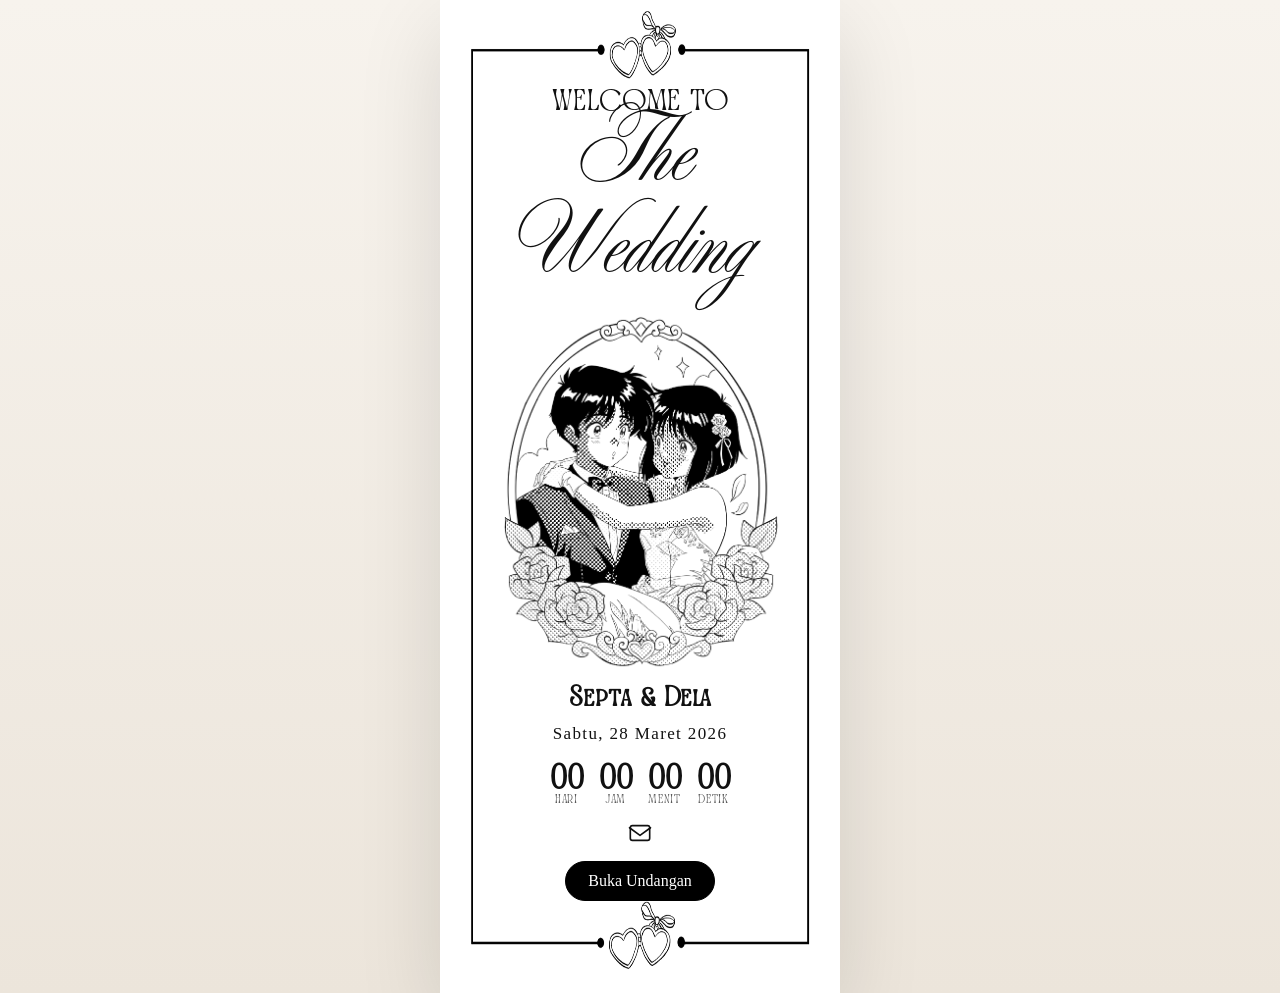
<file: index.html>
<!DOCTYPE html>
<html lang="id">
<head>
  <meta charset="UTF-8">
  <meta name="viewport" content="width=device-width, initial-scale=1.0">
  <title>Septa &amp; Dela</title>
  <meta name="description" content="Undangan pernikahan Septa dan Dela.">
  <style>
    @font-face {
      font-family: "Awesome Lathusca";
      font-style: normal;
      font-weight: 400;
      font-display: swap;
      src:
        url("assets/fonts/awesome-lathusca.woff2") format("woff2"),
        url("assets/fonts/awesome-lathusca.woff") format("woff");
    }
    @font-face {
      font-family: "Symphony";
      font-style: normal;
      font-weight: 400;
      font-display: swap;
      src:
        url("assets/fonts/symphony.woff2") format("woff2"),
        url("assets/fonts/symphony.woff") format("woff");
    }

    * { box-sizing: border-box; }
    body {
      margin: 0;
      min-height: 100vh;
      display: grid;
      place-items: center;
      background: linear-gradient(180deg, #f7f3ed 0%, #ece5db 100%);
      color: #111;
      font-family: Georgia, "Times New Roman", serif;
    }
    .cover {
      width: min(100vw, 400px);
      min-height: 100svh;
      background: #fff;
      box-shadow: 0 28px 80px rgba(0, 0, 0, 0.12);
      display: flex;
      align-items: center;
      justify-content: center;
      padding: 24px 20px;
    }
      .content-frame {
        position: relative;
        width: 100%;
        display: flex;
        flex-direction: column;
        align-items: center;
        text-align: center;
        padding: 34px 20px 28px;
        margin: 0px 0;
      }
    .frame-border {
      position: absolute;
      inset: -18px;
      width: calc(100% + 36px);
      height: calc(100% + 36px);
      object-fit: fill;
      pointer-events: none;
    }
    .intro {
      margin: 28px 0 4px;
      font-size: 30px;
      letter-spacing: 0;
      text-transform: none;
      font-family: "Awesome Lathusca", Georgia, "Times New Roman", serif !important;
      font-weight: 400;
      line-height: 1;
      font-feature-settings: "liga" on, "clig" on, "calt" on;
    }
    .title {
      margin: 0;
      font-size: clamp(66px, 17vw, 102px);
      line-height: 0.9;
      font-weight: 500;
      font-family: "Symphony", "Brush Script MT", "Lucida Handwriting", cursive;
    }
      .hero-shell {
        position: relative;
        width: 280px;
        height: auto;
        margin: 8px 0 8px 0px;
        display: grid;
        place-items: center;
      }
    .hero {
      width: 100%;
      height: 100%;
      object-fit: contain;
      display: block;
    }
    .names {
      margin: 0;
      font-size: 28px;
      line-height: 1.1;
      font-weight: 700;
      font-family: "Awesome Lathusca", Georgia, "Times New Roman", serif;
    }
    .date {
      margin: 10px 0 0;
      font-size: 17px;
      letter-spacing: 0.08em;
    }
    .countdown {
      margin: 18px 0 12px;
      width: 60%;
      display: grid;
      grid-template-columns: repeat(4, 1fr);
      gap: 4px;
    }
    .count-value {
      font-size: 36px;
      line-height: 0.9;
      font-weight: 700;
      font-family: "Awesome Lathusca", Georgia, "Times New Roman", serif;
    }
    .count-label {
      font-size: 12px;
      letter-spacing: 0.08em;
      line-height: 0.9;
      text-transform: uppercase;
      color: #5b5b5b;
      font-family: "Awesome Lathusca", Georgia, "Times New Roman", serif;
    }
    .mail {
      width: 28px;
      height: 28px;
      margin: 2px 0 14px;
    }
      .button {
        display: inline-flex;
        align-items: center;
        justify-content: center;
        min-width: 120px;
        padding: 10px 22px;
        margin-bottom: 40px;
        border-radius: 999px;
        background: #000;
        color: #fff;
        text-decoration: none;
      font-size: 16px;
      border: 1px solid #000;
    }
    @media (max-width: 420px) {
      .cover {
        box-shadow: none;
        padding: 0;
      }
      .content-frame {
        padding: 34px 20px 28px;
      }
      .frame-border {
        inset: -14px;
        width: calc(100% + 28px);
        height: calc(100% + 28px);
      }
    }
  </style>
</head>
<body>
  <main class="cover">
    <div class="content-frame">
      <img class="frame-border" src="assets/images/hero-border.png" alt="" aria-hidden="true">
      <p class="intro">WELCOME TO</p>
      <h1 class="title">The Wedding</h1>
      <div class="hero-shell">
        <img class="hero" src="assets/images/image_cover.png" alt="Ilustrasi pengantin Septa dan Dela">
      </div>
      <p class="names">Septa &amp; Dela</p>
      <p class="date">Sabtu, 28 Maret 2026</p>

      <section class="countdown" aria-label="Hitung mundur menuju hari pernikahan">
        <div><div class="count-value" data-unit="days">00</div><div class="count-label">Hari</div></div>
        <div><div class="count-value" data-unit="hours">00</div><div class="count-label">Jam</div></div>
        <div><div class="count-value" data-unit="minutes">00</div><div class="count-label">Menit</div></div>
        <div><div class="count-value" data-unit="seconds">00</div><div class="count-label">Detik</div></div>
      </section>

      <svg class="mail" viewBox="0 0 24 24" fill="none" aria-hidden="true">
        <path d="M3 7.5 12 14l9-6.5" stroke="currentColor" stroke-width="1.4" stroke-linecap="round" stroke-linejoin="round"/>
        <rect x="3.7" y="5.7" width="16.6" height="12.6" rx="1.8" stroke="currentColor" stroke-width="1.4"/>
      </svg>

      <a class="button" href="detail-event.html">Buka Undangan</a>
    </div>
  </main>

  <script>
    const targetDate = new Date("2026-03-28T00:00:00+07:00");
    const units = {
      days: document.querySelector('[data-unit="days"]'),
      hours: document.querySelector('[data-unit="hours"]'),
      minutes: document.querySelector('[data-unit="minutes"]'),
      seconds: document.querySelector('[data-unit="seconds"]')
    };

    function pad(value) {
      return String(value).padStart(2, "0");
    }

    function updateCountdown() {
      const now = new Date();
      const diff = Math.max(0, targetDate - now);
      const totalSeconds = Math.floor(diff / 1000);
      const days = Math.floor(totalSeconds / 86400);
      const hours = Math.floor((totalSeconds % 86400) / 3600);
      const minutes = Math.floor((totalSeconds % 3600) / 60);
      const seconds = totalSeconds % 60;

      units.days.textContent = pad(days);
      units.hours.textContent = pad(hours);
      units.minutes.textContent = pad(minutes);
      units.seconds.textContent = pad(seconds);
    }

    updateCountdown();
    setInterval(updateCountdown, 1000);
  </script>
</body>
</html>
</file>
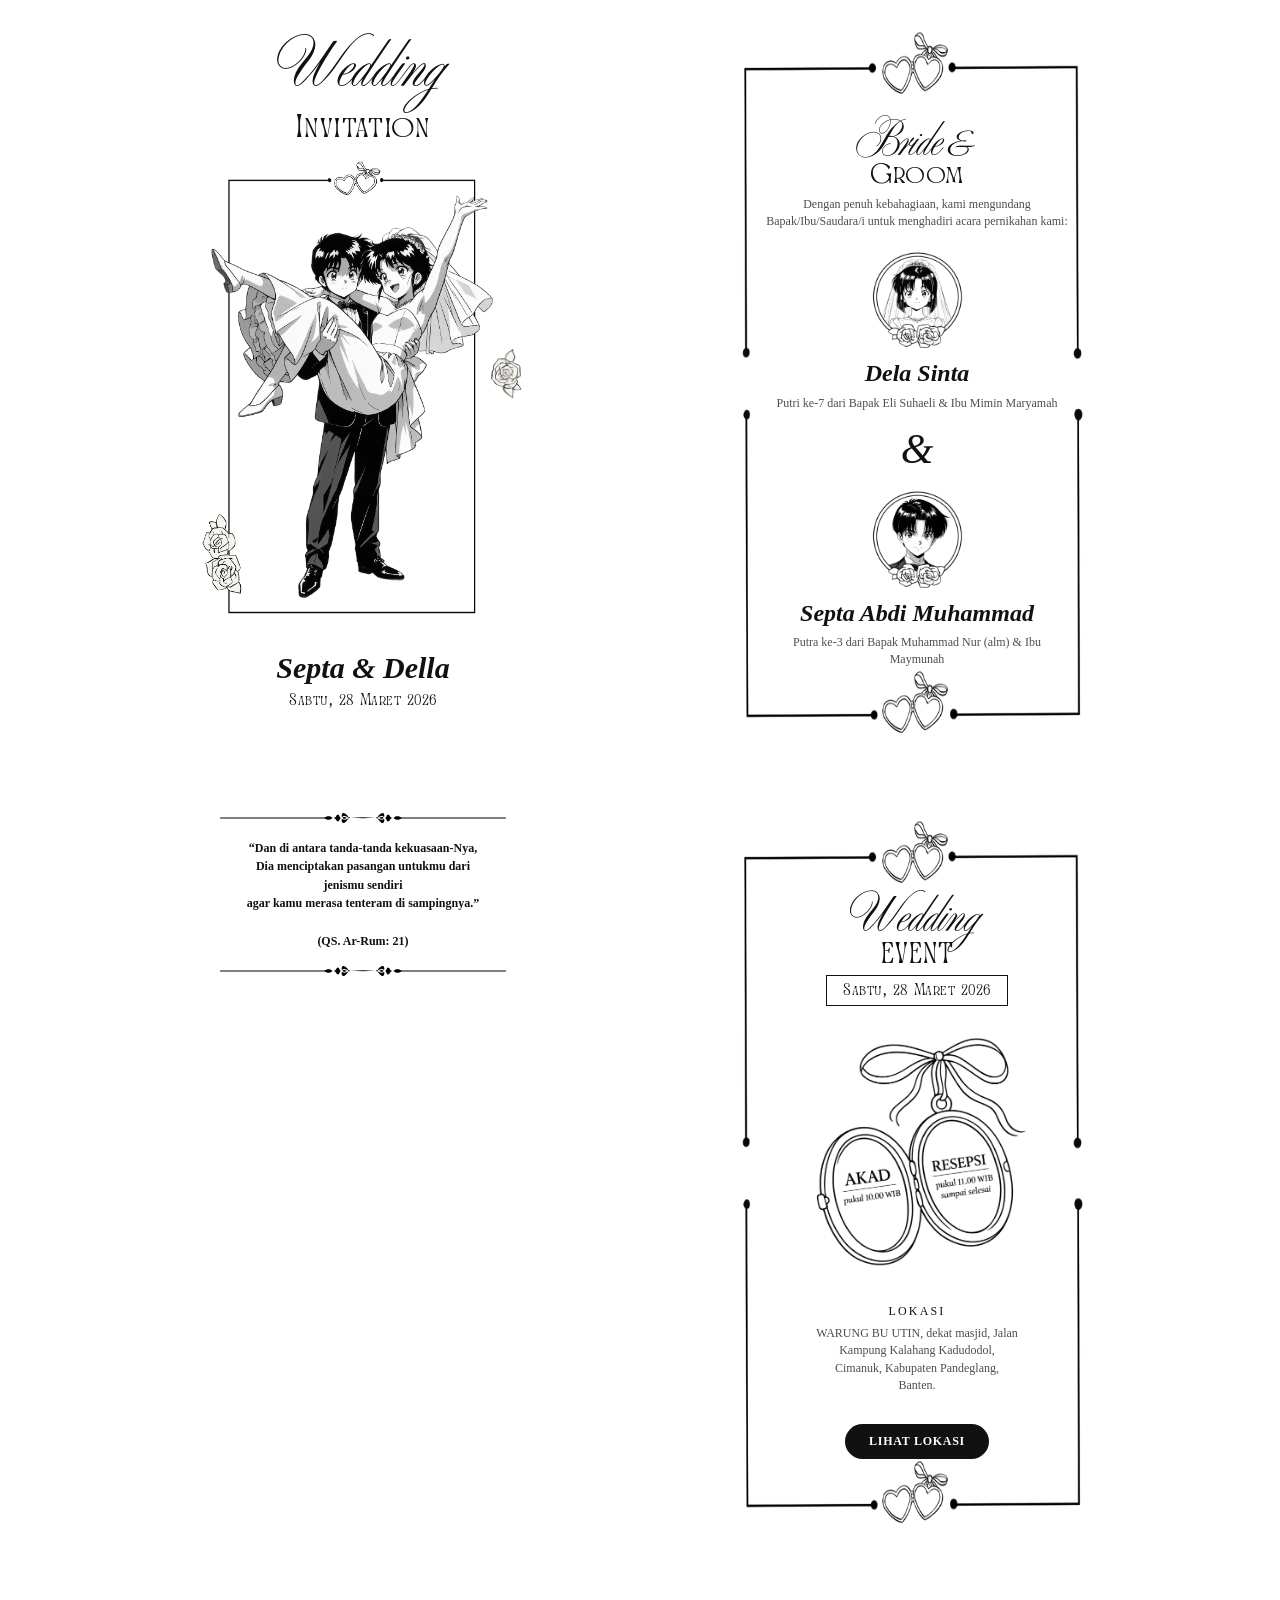
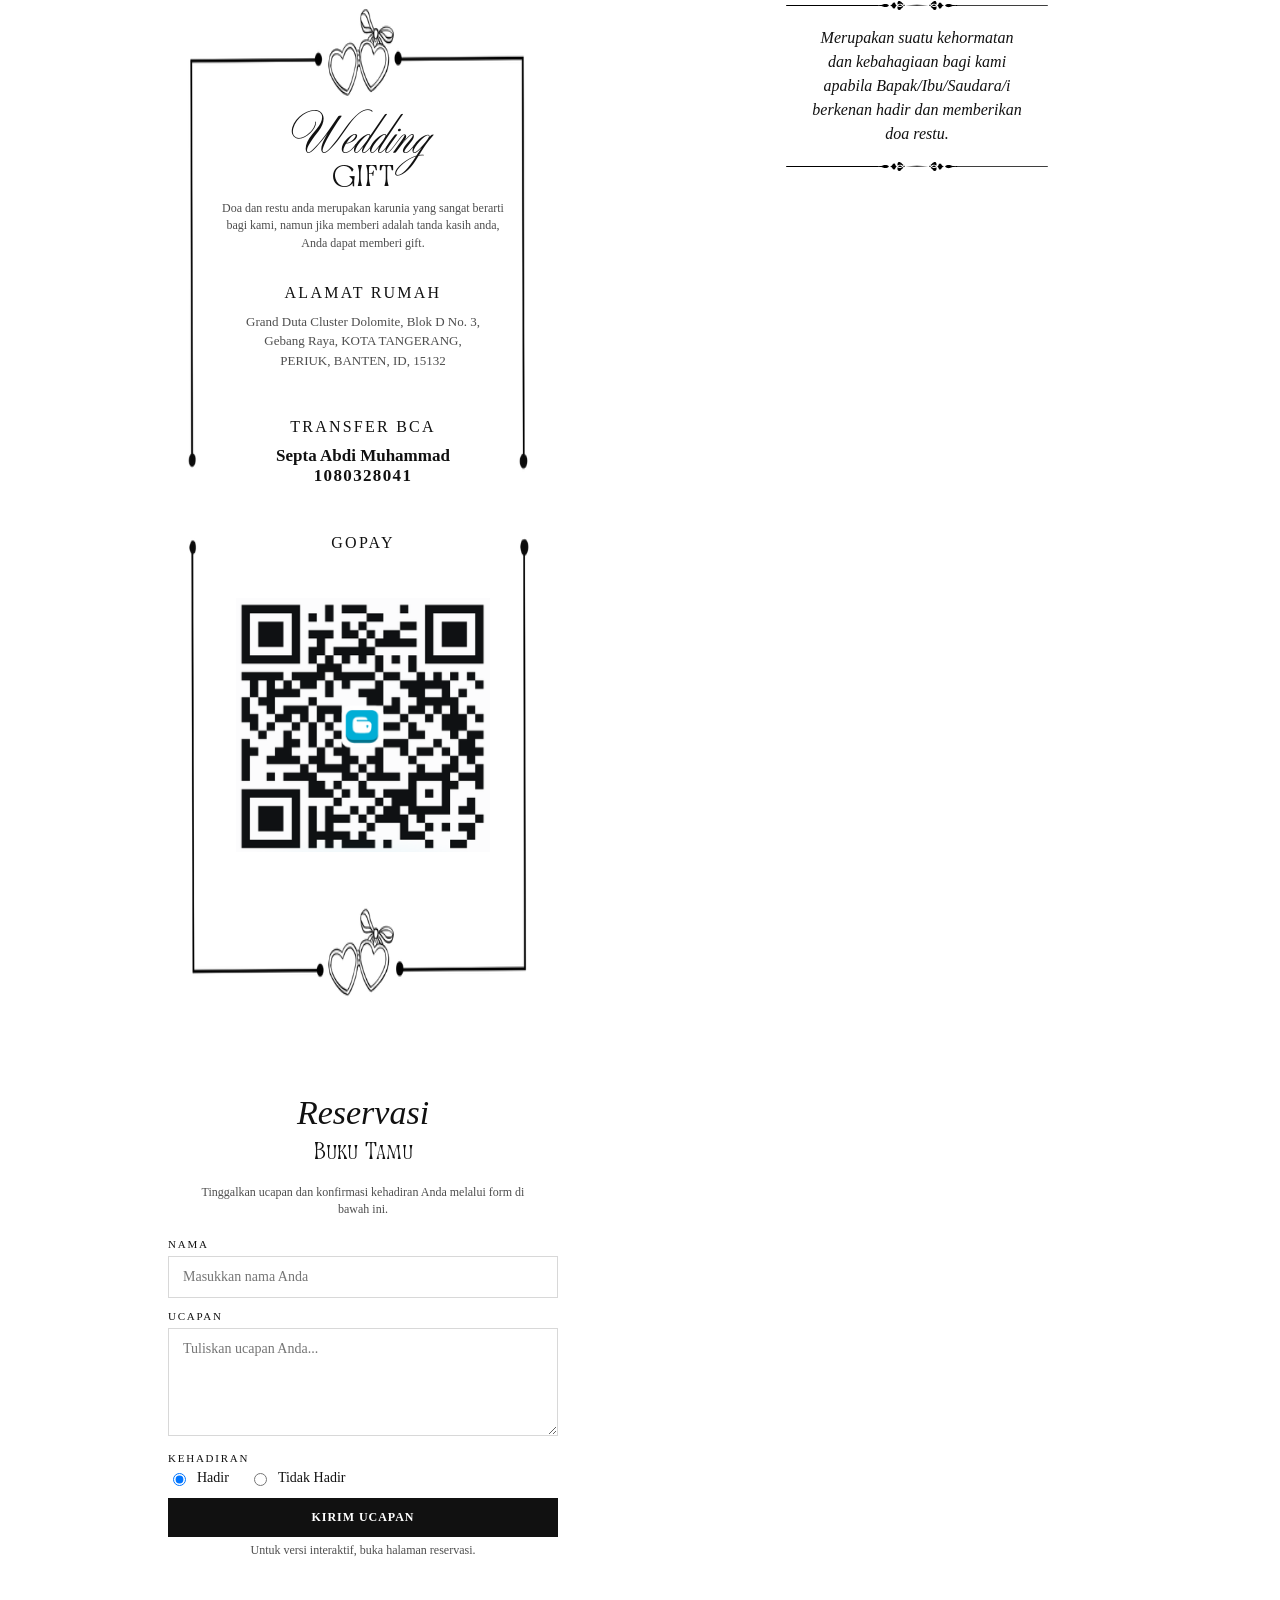
<file: detail-event.html>
<!DOCTYPE html>
<html lang="id">
  <head>
    <meta charset="UTF-8" />
    <meta name="viewport" content="width=device-width, initial-scale=1.0" />
    <title>Detail Event | Septa &amp; Dela</title>
    <meta
      name="description"
      content="Detail acara pernikahan Septa Abdi Muhammad dan Dela Sinta."
    />
    <style>
      @font-face {
        font-family: "Awesome Lathusca";
        src: url("assets/fonts/awesome-lathusca.woff2") format("woff2"),
          url("assets/fonts/awesome-lathusca.woff") format("woff");
        font-display: swap;
      }

      @font-face {
        font-family: "Symphony";
        src: url("assets/fonts/symphony.woff2") format("woff2"),
          url("assets/fonts/symphony.woff") format("woff");
        font-display: swap;
      }

      :root {
        --paper: #ffffff;
        --ink: #111111;
        --muted: #4e4e4e;
        --line: rgba(17, 17, 17, 0.16);
        --panel: #f7f6f2;
      }

      * {
        box-sizing: border-box;
      }

      html {
        scroll-behavior: smooth;
      }

      body {
        margin: 0;
        background: #ffffff;
        color: var(--ink);
        font-family: Georgia, "Times New Roman", serif;
      }

      img {
        display: block;
        max-width: 100%;
      }

      a {
        color: inherit;
        text-decoration: none;
      }

      .page {
        width: min(1080px, calc(100% - 48px));
        margin: 0 auto;
        background: transparent;
        display: grid;
        grid-template-columns: repeat(2, minmax(320px, 1fr));
        gap: 28px;
        padding: 28px 0 40px;
        align-items: start;
      }

      .section {
        position: relative;
        overflow: hidden;
        width: 100%;
        margin: 0;
        padding: 18px clamp(18px, 4vw, 48px) 28px;
        text-align: center;
        background: var(--paper);
      }

      .script-title {
        margin: 0;
        font-family: "Symphony", "Times New Roman", serif;
        font-size: 72px;
        line-height: 0.94;
        font-weight: 400;
      }

      .caps-subtitle {
        margin: -20px 0 0;
        font-family: "Awesome Lathusca", Georgia, serif;
        font-size: 30px;
        letter-spacing: 0.02em;
      }

      .date-text {
        margin: 4px 0 0;
        font-family: "Awesome Lathusca", Georgia, serif;
        font-size: 16px;
        letter-spacing: 0.03em;
      }

      .hero-names {
        margin: 8px 0 0;
        font-size: 30px;
        font-style: italic;
        font-weight: 700;
        line-height: 1.05;
      }

      .copy {
        margin: 0;
        color: var(--muted);
        font-size: 12px;
        line-height: 1.45;
      }

      .hero {
        padding-top: 14px;
      }

      .hero .caps-subtitle {
        margin-top: -8px;
        font-size: 33px;
      }

      .hero-collage {
        position: relative;
        width: min(380px, 100%);
        margin: 2px auto 0;
      }

      .hero-main {
        width: 100%;
      }

      .hero-left {
        position: absolute;
        left: 8px;
        bottom: 18px;
        width: 78px;
      }

      .hero-right {
        position: absolute;
        right: 8px;
        top: 172px;
        width: 78px;
      }

      .pair {
        padding-top: 0;
      }

      .pair-frame {
        position: relative;
        width: min(100%, 400px);
        margin: 0 auto;
        padding: 96px 20px 70px;
      }

      .pair-frame::before {
        content: "";
        position: absolute;
        inset: 0;
        background: url("assets/images/frame-bride-groom.png") center / 100%
          100% no-repeat;
        pointer-events: none;
      }

      .pair-content {
        position: relative;
        z-index: 1;
      }

      .pair .script-title {
        font-size: 52px;
      }

      .pair .caps-subtitle {
        font-size: 28px;
      }

      .pair .script-title,
      .pair .caps-subtitle {
        position: relative;
        z-index: 1;
      }

      .invite-copy {
        width: 85%;
        margin: 0px auto 16px;
      }

      .profiles {
        display: grid;
        gap: 16px;
      }

      .profile-card {
        display: grid;
        gap: 8px;
        justify-items: center;
      }

      .profile-card img {
        width: 100px;
      }

      .profile-name {
        margin: 0;
        font-size: 24px;
        font-style: italic;
        font-weight: 700;
        line-height: 1.05;
      }

      .profile-note {
        width: 84%;
      }

      .ampersand {
        margin: 0;
        font-size: 42px;
        font-style: italic;
        line-height: 1;
      }

      .ornament {
        width: 100%;
      }

      .quote-copy {
        width: 88%;
        margin: 16px auto;
        color: var(--ink);
        font-size: 12px;
        font-weight: 700;
        line-height: 1.55;
      }

      .quote-copy span {
        display: block;
      }

      .quote-section {
        padding-left: 120px;
        padding-right: 120px;
      }

      .event {
        padding-top: 22px;
      }

      .event-frame {
        position: relative;
        width: min(100%, 400px);
        margin: 0 auto;
        padding: 80px 20px 70px;
      }

      .event-frame::before {
        content: "";
        position: absolute;
        inset: 0;
        background: url("assets/images/frame-bride-groom.png") center / 100%
          100% no-repeat;
        pointer-events: none;
      }

      .event-shell {
        position: relative;
        z-index: 1;
        display: grid;
        gap: 14px;
        justify-items: center;
      }

      .event .script-title {
        margin: 0;
        font-family: "Symphony", "Times New Roman", serif;
        font-size: 56px;
        line-height: 0.94;
        font-weight: 400;
      }

      .event .caps-subtitle {
        margin: -32px 0 0;
        font-family: "Awesome Lathusca", Georgia, serif;
        font-size: 30px;
        letter-spacing: 0.02em;
      }

      .event .date-text {
        margin: -16px 0 0;
        font-family: "Awesome Lathusca", Georgia, serif;
        font-size: 16px;
        letter-spacing: 0.03em;
        padding: 2px 16px;
        border: solid 1px;
      }

      .event-art {
        width: 225px;
      }

      .event-copy {
        width: 80%;
        color: var(--muted);
        font-size: 12px;
        line-height: 1.45;
        margin-left: auto;
        margin-right: auto;
        text-align: center;
      }

      .event-grid {
        display: grid;
        gap: 10px;
        width: 100%;
      }

      .event-card,
      .gift-card,
      .reservation-card {
        border: 0;
        border-radius: 0;
        background: #ffffff;
      }

      .event-card {
        width: min(286px, 100%);
        padding: 18px 18px 16px;
      }

      .event-card-title {
        margin: 0;
        font-size: 28px;
        font-style: italic;
      }

      .event-time {
        margin: 6px 0 0;
        color: var(--muted);
        font-size: 14px;
      }

      .location-box {
        width: min(286px, 100%);
        padding: 16px;
        text-align: center;
      }

      .location-label {
        margin: 0 0 6px;
        font-size: 12px;
        letter-spacing: 0.18em;
        text-transform: uppercase;
      }

      .cta-link {
        display: inline-flex;
        align-items: center;
        justify-content: center;
        min-width: 144px;
        padding: 10px 22px;
        border-radius: 999px;
        background: #111111;
        color: #ffffff;
        font-size: 12px;
        font-weight: 700;
        letter-spacing: 0.06em;
        text-transform: uppercase;
      }

      .gift {
        padding-top: 18px;
      }

      .gift-outer-frame {
        position: relative;
        width: min(100%, 400px);
        margin: 0 auto;
        padding: 114px 20px 100px;
      }

      .gift-outer-frame::before {
        content: "";
        position: absolute;
        inset: 0;
        background: url("assets/images/frame-bride-groom.png") center / 100%
          100% no-repeat;
        pointer-events: none;
      }

      .gift-shell {
        position: relative;
        z-index: 1;
        display: grid;
        gap: 16px;
      }

      .gift .script-title {
        font-size: 60px;
      }

      .gift .caps-subtitle {
        margin: -36px 0 0;
        font-family: "Awesome Lathusca", Georgia, serif;
        font-size: 30px;
        letter-spacing: 0.02em;
      }

      .gift-note {
        width: 82%;
        margin: -16px auto 0;
      }

      .gift-backdrop {
        width: min(335px, 100%);
        margin: 0 auto;
      }

      .gift-stack {
        width: min(100%, 286px);
        margin: 0 auto;
        display: grid;
        gap: 16px;
      }

      .gift-card {
        padding: 16px 0px;
        background: #ffffff;
      }

      .gift-card-title {
        margin: 0 0 10px;
        font-size: 16px;
        letter-spacing: 0.14em;
        text-transform: uppercase;
      }

      .gift-address {
        color: var(--muted);
        font-size: 13px;
        line-height: 1.5;
      }

      .gift-account-name,
      .gift-account-number {
        margin: 0;
        font-size: 17px;
        font-weight: 700;
      }

      .gift-account-number {
        letter-spacing: 0.08em;
      }

      .gift-qr {
        width: 100%;
        border-radius: 18px;
        padding: 36px 16px;
      }

      .closing-note {
        width: 84%;
        margin: 16px auto;
        font-size: 16px;
        font-style: italic;
        line-height: 1.5;
      }

      .closing-section {
        padding: 16px 132px;
      }

      .reservation {
        padding-top: 8px;
      }

      .reservation-card {
        width: 100%;
        padding: 26px 20px;
      }

      .reservation-title {
        margin: 0;
        font-size: 34px;
        font-style: italic;
      }

      .reservation-subtitle {
        margin: 2px 0 0;
        font-family: "Awesome Lathusca", Georgia, serif;
        font-size: 24px;
      }

      .reservation-copy {
        width: 88%;
        margin: 14px auto 20px;
      }

      .reservation-form {
        display: grid;
        gap: 12px;
        text-align: left;
      }

      .field-label {
        display: block;
        margin: 0 0 6px;
        font-size: 11px;
        letter-spacing: 0.16em;
        text-transform: uppercase;
      }

      .field-input,
      .field-textarea {
        width: 100%;
        border: 1px solid var(--line);
        border-radius: 0;
        background: #ffffff;
        padding: 12px 14px;
        color: var(--ink);
        font: inherit;
        font-size: 14px;
      }

      .field-textarea {
        min-height: 108px;
        resize: vertical;
      }

      .radio-group {
        display: flex;
        gap: 20px;
        flex-wrap: wrap;
      }

      .radio-option {
        display: inline-flex;
        align-items: center;
        gap: 8px;
        font-size: 14px;
      }

      .submit-btn {
        display: inline-flex;
        justify-content: center;
        width: 100%;
        border: 0;
        border-radius: 0;
        background: #111111;
        color: #ffffff;
        padding: 12px 18px;
        font: inherit;
        font-size: 12px;
        font-weight: 700;
        letter-spacing: 0.08em;
        text-transform: uppercase;
        cursor: pointer;
      }

      .reservation-link {
        margin-top: 6px;
        text-align: center;
        font-size: 12px;
        color: var(--muted);
      }

      @media (max-width: 400px) {
        .hero,
        .gift {
          min-height: auto;
        }

        .gift-stack {
          inset: 20px 20px 28px;
        }
      }

      @media (max-width: 900px) {
        .page {
          width: 100%;
          grid-template-columns: 1fr;
          gap: 18px;
          padding: 0;
        }

        .section {
          width: 100%;
          border-radius: 0;
          box-shadow: none;
        }
      }
    </style>
  </head>
  <body>
    <main class="page">
      <section class="section hero">
        <p class="script-title">Wedding</p>
        <p class="caps-subtitle">Invitation</p>
        <div class="hero-collage">
          <img
            class="hero-main"
            src="assets/images/detail-opening.png"
            alt="Ilustrasi pasangan pengantin"
          />
          <img
            class="hero-left"
            src="assets/images/detail-left-spray.png"
            alt=""
            aria-hidden="true"
          />
          <img
            class="hero-right"
            src="assets/images/detail-right-bloom.png"
            alt=""
            aria-hidden="true"
          />
        </div>
        <p class="hero-names">Septa &amp; Della</p>
        <p class="date-text">Sabtu, 28 Maret 2026</p>
      </section>

      <section class="section pair">
        <div class="pair-frame">
          <div class="pair-content">
            <p class="script-title">Bride&amp;</p>
            <p class="caps-subtitle">Groom</p>
            <p class="copy invite-copy">
              Dengan penuh kebahagiaan, kami mengundang Bapak/Ibu/Saudara/i
              untuk menghadiri acara pernikahan kami:
            </p>

            <div class="profiles">
              <article class="profile-card">
                <img
                  src="assets/images/bride-portrait.png"
                  alt="Potret Dela Sinta"
                />
                <p class="profile-name">Dela Sinta</p>
                <p class="copy profile-note">
                  Putri ke-7 dari Bapak Eli Suhaeli &amp; Ibu Mimin Maryamah
                </p>
              </article>

              <p class="ampersand">&amp;</p>

              <article class="profile-card">
                <img
                  src="assets/images/groom-portrait.png"
                  alt="Potret Septa Abdi Muhammad"
                />
                <p class="profile-name">Septa Abdi Muhammad</p>
                <p class="copy profile-note">
                  Putra ke-3 dari Bapak Muhammad Nur (alm) &amp; Ibu Maymunah
                </p>
              </article>
            </div>
          </div>
        </div>
      </section>

      <section class="section quote-section">
        <img
          class="ornament"
          src="assets/images/af8786a2983d6510a006e69110f37d17.svg"
          alt=""
          aria-hidden="true"
        />
        <div class="quote-copy">
          <span>“Dan di antara tanda-tanda kekuasaan-Nya,</span>
          <span>Dia menciptakan pasangan untukmu dari jenismu sendiri</span>
          <span>agar kamu merasa tenteram di sampingnya.”</span>
          <span>&nbsp;</span>
          <span>(QS. Ar-Rum: 21)</span>
        </div>
        <img
          class="ornament"
          src="assets/images/af8786a2983d6510a006e69110f37d17.svg"
          alt=""
          aria-hidden="true"
        />
      </section>

      <section class="section event">
        <div class="event-frame">
          <div class="event-shell">
            <p class="script-title">Wedding</p>
            <p class="caps-subtitle">EVENT</p>
            <p class="date-text">Sabtu, 28 Maret 2026</p>

            <img
              class="event-art"
              src="assets/images/schedule-art.png"
              alt="Jadwal akad dan resepsi"
            />

            <div class="event-card location-box">
              <p class="location-label">Lokasi</p>
              <p class="copy event-copy">
                WARUNG BU UTIN, dekat masjid, Jalan Kampung Kalahang
                Kadudodol, Cimanuk, Kabupaten Pandeglang, Banten.
              </p>
            </div>

            <a
              class="cta-link"
              href="https://maps.app.goo.gl/166UqreKG3QH8FCP7?g_st=ic"
              target="_blank"
              rel="noreferrer"
              >Lihat Lokasi</a
            >
          </div>
        </div>
      </section>

      <section class="section gift">
        <div class="gift-outer-frame">
          <div class="gift-shell">
            <p class="script-title">Wedding</p>
            <p class="caps-subtitle">GIFT</p>
            <p class="copy gift-note">
              Doa dan restu anda merupakan karunia yang sangat berarti bagi
              kami, namun jika memberi adalah tanda kasih anda, Anda dapat
              memberi gift.
            </p>

            <div class="gift-backdrop">
              <div class="gift-stack">
                <article class="gift-card">
                  <p class="gift-card-title">Alamat Rumah</p>
                  <p class="copy gift-address">
                    Grand Duta Cluster Dolomite, Blok D No. 3,<br /> 
                    Gebang Raya, KOTA TANGERANG,<br />
                    PERIUK, BANTEN, ID, 15132
                  </p>
                </article>

                <article class="gift-card">
                  <p class="gift-card-title">Transfer BCA</p>
                  <p class="gift-account-name">Septa Abdi Muhammad</p>
                  <p class="gift-account-number">1080328041</p>
                </article>

                <article class="gift-card">
                  <p class="gift-card-title">GoPay</p>
                  <img
                    class="gift-qr"
                    src="assets/images/gopay.png"
                    alt="QR GoPay Septa Abdy Muhammad"
                  />
                </article>
              </div>
            </div>
          </div>
        </div>
      </section>

      <section class="section closing-section">
        <img
          class="ornament"
          src="assets/images/af8786a2983d6510a006e69110f37d17.svg"
          alt=""
          aria-hidden="true"
        />
        <p class="closing-note">
          Merupakan suatu kehormatan dan kebahagiaan bagi kami apabila
          Bapak/Ibu/Saudara/i berkenan hadir dan memberikan doa restu.
        </p>
        <img
          class="ornament"
          src="assets/images/af8786a2983d6510a006e69110f37d17.svg"
          alt=""
          aria-hidden="true"
        />
      </section>

      <section class="section reservation">
        <div class="reservation-card">
          <p class="reservation-title">Reservasi</p>
          <p class="reservation-subtitle">Buku Tamu</p>
          <p class="copy reservation-copy">
            Tinggalkan ucapan dan konfirmasi kehadiran Anda melalui form di
            bawah ini.
          </p>

          <form class="reservation-form">
            <div>
              <label class="field-label" for="guest-name">Nama</label>
              <input
                class="field-input"
                id="guest-name"
                type="text"
                placeholder="Masukkan nama Anda"
              />
            </div>

            <div>
              <label class="field-label" for="guest-message">Ucapan</label>
              <textarea
                class="field-textarea"
                id="guest-message"
                placeholder="Tuliskan ucapan Anda..."
              ></textarea>
            </div>

            <div>
              <span class="field-label">Kehadiran</span>
              <div class="radio-group">
                <label class="radio-option">
                  <input type="radio" name="attendance" checked />
                  <span>Hadir</span>
                </label>
                <label class="radio-option">
                  <input type="radio" name="attendance" />
                  <span>Tidak Hadir</span>
                </label>
              </div>
            </div>

            <button class="submit-btn" type="button">Kirim Ucapan</button>
          </form>

          <p class="reservation-link">
            Untuk versi interaktif, buka
            <a href="refference/detail-event_files/index.html" target="_blank"
              >halaman reservasi</a
            >.
          </p>
        </div>
      </section>
    </main>
  </body>
</html>
</file>
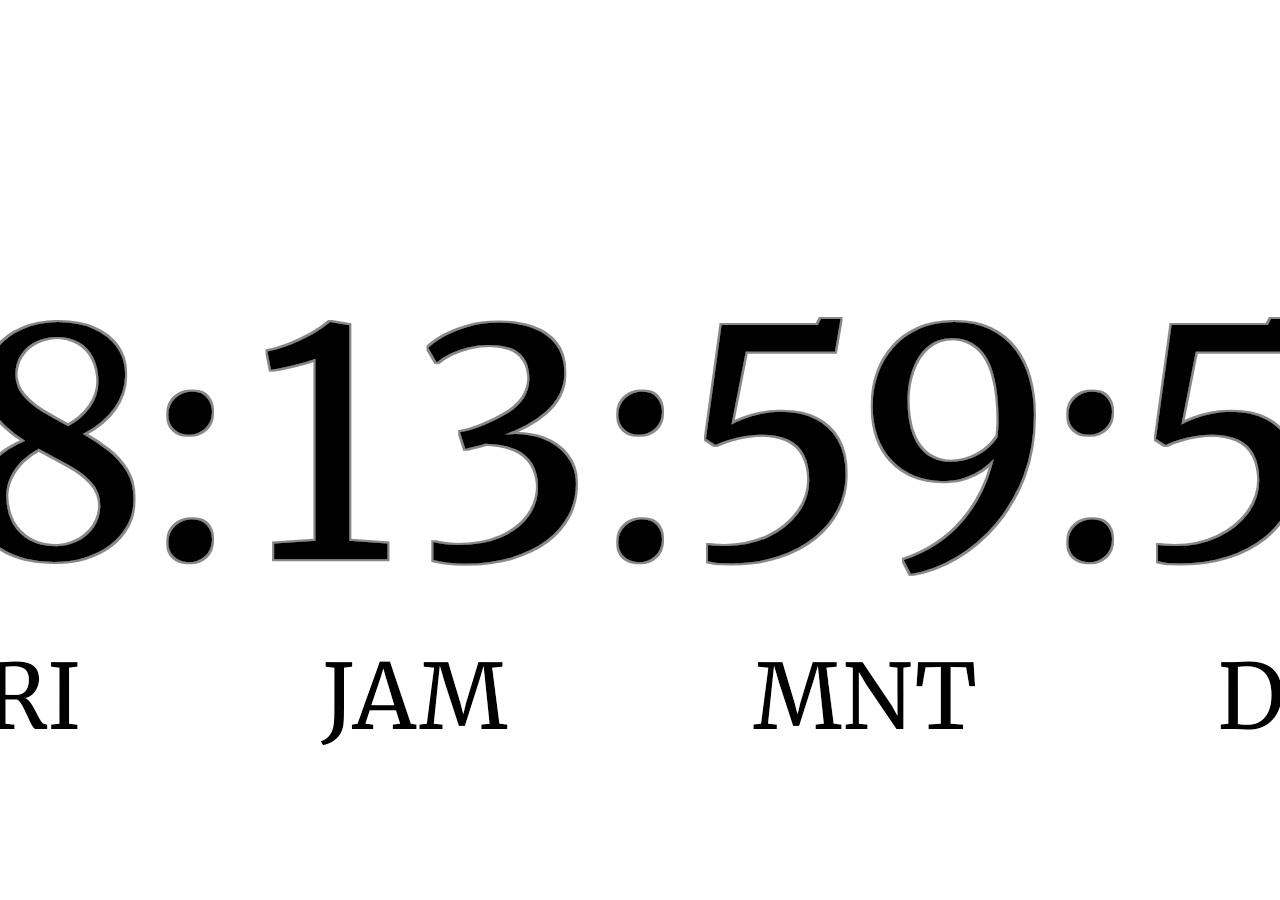
<file: refference/index_files/iframe.html>
<!DOCTYPE html>
<!-- saved from url=(0070)https://dg5oh9qs8lb9y.betterimages.ai/i:J6u4bVhMB9/cv:1773900969/embed -->
<html><head><meta http-equiv="Content-Type" content="text/html; charset=windows-1252">
<meta name="viewport" content="width=device-width, initial-scale=1.0">
<meta name="description" content="Patriotic Remembrance">
<meta property="og:title" content="Patriotic Remembrance">
<meta property="og:description" content="Patriotic Remembrance">
<meta property="og:type" content="website">
<meta property="og:url" content="https://dg5oh9qs8lb9y.betterimages.ai/i:J6u4bVhMB9/cv:1773900969/embed">
<meta property="og:image" content="https://dg5oh9qs8lb9y.betterimages.ai/i:J6u4bVhMB9/cv:1773900969">
<meta property="og:image:width" content="800">
<meta property="og:image:height" content="400">
<link rel="iframely" href="https://dg5oh9qs8lb9y.betterimages.ai/i:J6u4bVhMB9/cv:1773900969/embed" media="(aspect-ratio: 800/400)">
<title>Patriotic Remembrance</title>
<script>
const bi_menu_items = [ { text: '~REPLAY' }, { text: '-' }, { text: 'Better Images', link: 'https://betterimages.ai' } ];
try {
	if (window.self !== window.top) {
		bi_menu_items.unshift({ text: '~OPEN' });
	}
} catch (e) {
	bi_menu_items.unshift({ text: '~OPEN' });
}
window.better_images_menu = { context: true, items: bi_menu_items };
</script>
<script src="./enhance.js.download"></script>
<style>
body, html {
	width: 100%;
	height: 100%;
	margin: 0;
	display: flex;
	justify-content: center;
	align-items: center;
	background: transparent;
}
img, svg {
	width: 100%;
	height: 100%;
	max-width: 100vw;
	max-height: 100vh;
}
</style>
</head>
<body>
<svg version="1.1" xmlns="http://www.w3.org/2000/svg" xmlns:xlink="http://www.w3.org/1999/xlink" role="img" aria-labelledby="bi-HaMAnpMB4R-title" class="bi-HaMAnpMB4R bi-embed" style="width: 100%;" viewBox="0 0 800 400" preserveAspectRatio="xMidYMid slice" overflow="visible" data-version="1773900969" data-bi-config="eyJzY3JvbGwiOnsicmVzdGFydCI6dHJ1ZX0sImNvdW50ZG93biI6eyJkZWFkbGluZSI6IjIwMjYtMDMtMjhUMTA6MDAifX0=" data-asset="eEpSDZJG4r/J6u4bVhMB9/HaMAnpMB4R/better-800x800x1.png.1773900969.svg" data-bettered="yes" data-img-src="https://dg5oh9qs8lb9y.betterimages.ai/cv:1773900969/d:1/g:ID/i:J6u4bVhMB9/sv:1758093993/t:-420/vw:g2ODEyNjE1/w:0">
	<title id="bi-HaMAnpMB4R-title">Patriotic Remembrance</title>
<style type="text/css">@font-face {
  font-family: 'Merriweather-391131015a6507b23bd12f1b6cb21003';
  font-style: normal;
  font-weight: 400;
  font-stretch: 100%;
  src: url([data-uri]) format('woff2');
}
</style>
	<svg x="0" y="0" width="800" height="400" viewBox="0 0 800 400" overflow="hidden" class="bi-HaMAnpMB4R-countdown">
		<style type="text/css">
.bi-HaMAnpMB4R-countdown-cd {
	animation-timing-function: cubic-bezier(1, 0, 1, 0);
	animation-iteration-count: infinite;
}
@media (prefers-reduced-motion: reduce) {
	.bi-HaMAnpMB4R-countdown-cd {
		animation-timing-function: steps(1);
	}
}
.bi-HaMAnpMB4R-countdown text {
	user-select: none; 
	pointer-events: none;
	text-anchor: middle;
	text-rendering: geometricPrecision;
}
.bi-HaMAnpMB4R-countdown-digits text {
	font-size: 140px;
	font-family: 'Merriweather-391131015a6507b23bd12f1b6cb21003';
	font-weight: 400;
	font-style: normal;
	fill: #000000;
}
.bi-HaMAnpMB4R-countdown-labels text {
	font-size: 40px;
	font-family: 'Merriweather-391131015a6507b23bd12f1b6cb21003';
	font-weight: 400;
	font-style: normal;
	fill: #000000;
}
@keyframes bi-a10 {
  0% {
    transform: translateY(0px);
  }
  10% {
    transform: translateY(-177px);
  }
  20% {
    transform: translateY(-354px);
  }
  30% {
    transform: translateY(-531px);
  }
  40% {
    transform: translateY(-708px);
  }
  50% {
    transform: translateY(-885px);
  }
  60% {
    transform: translateY(-1062px);
  }
  70% {
    transform: translateY(-1239px);
  }
  80% {
    transform: translateY(-1416px);
  }
  90% {
    transform: translateY(-1593px);
  }
  100% {
    transform: translateY(-1770px);
  }
}
@keyframes bi-a60 {
  0%,15% {
    transform: translateY(0px);
  }
  16.67%,31.67% {
    transform: translateY(-177px);
  }
  33.33%,48.33% {
    transform: translateY(-354px);
  }
  50%,65% {
    transform: translateY(-531px);
  }
  66.67%,81.67% {
    transform: translateY(-708px);
  }
  83.33%,98.33% {
    transform: translateY(-885px);
  }
  100% {
  	transform: translateY(-1062px);
  }
}
@keyframes bi-a600 {
  0%,9.833% {
    transform: translateY(0px);
  }
  10%,19.833% {
    transform: translateY(-177px);
  }
  20%,29.833% {
    transform: translateY(-354px);
  }
  30%,39.833% {
    transform: translateY(-531px);
  }
  40%,49.833% {
    transform: translateY(-708px);
  }
  50%,59.833% {
    transform: translateY(-885px);
  }
  60%,69.833% {
    transform: translateY(-1062px);
  }
  70%,79.833% {
    transform: translateY(-1239px);
  }
  80%,89.833% {
    transform: translateY(-1416px);
  }
  90%,99.833% {
    transform: translateY(-1593px);
  }
  100% {
    transform: translateY(-1770px);
  }
}
@keyframes bi-a3600 {
  0%,16.639% {
    transform: translateY(0px);
  }
  16.67%,33.306% {
    transform: translateY(-177px);
  }
  33.33%,49.972% {
    transform: translateY(-354px);
  }
  50%,66.639% {
    transform: translateY(-531px);
  }
  66.67%,83.306% {
    transform: translateY(-708px);
  }
  83.33%,99.972% {
    transform: translateY(-885px);
  }
  100% {
  	transform: translateY(-1062px);
  }
}
</style>
		<defs><filter id="bi-HaMAnpMB4R-cdfx" x="-50%" y="-100%" width="200%" height="300%">
	<femorphology in="SourceGraphic" operator="dilate" radius="1" result="DILATED"></femorphology>
		<feflood flood-color="#888888" flood-opacity="1" result="COLORED"></feflood>
		<fecomposite in="COLORED" in2="DILATED" operator="in" result="OUTLINE"></fecomposite>
		<femerge>
			<femergenode in="OUTLINE"></femergenode>
			<femergenode in="SourceGraphic"></femergenode>
		</femerge>
</filter></defs>
		<defs><filter id="bi-HaMAnpMB4R-clfx" x="-50%" y="-100%" width="200%" height="300%">
	<fedropshadow dx="4" dy="4" stdDeviation="3.0" flood-color="#FFFFFF" flood-opacity="0.5"></fedropshadow>
</filter></defs>
			<g class="bi-HaMAnpMB4R-countdown-labels">
					<text x="100" y="310" dominant-baseline="central" filter="url(#bi-HaMAnpMB4R-clfx)">HARI</text>			
					<text x="300" y="310" dominant-baseline="central" filter="url(#bi-HaMAnpMB4R-clfx)">JAM</text>			
					<text x="500" y="310" dominant-baseline="central" filter="url(#bi-HaMAnpMB4R-clfx)">MNT</text>			
					<text x="700" y="310" dominant-baseline="central" filter="url(#bi-HaMAnpMB4R-clfx)">DTK</text>			
			</g>
			<svg x="0" y="111" width="800" height="177" viewBox="0 0 800 177" overflow="hidden" class="bi-HaMAnpMB4R-countdown-digits">
					<text class="bi-HaMAnpMB4R-countdown-digit" data-digit="d2" x="60" y="88.5" dominant-baseline="central" filter="url(#bi-HaMAnpMB4R-cdfx)">0</text>
					<text class="bi-HaMAnpMB4R-countdown-digit" data-digit="d1" x="140" y="88.5" dominant-baseline="central" filter="url(#bi-HaMAnpMB4R-cdfx)">8</text>
				<text x="200" y="88.5" dominant-baseline="central" filter="url(#bi-HaMAnpMB4R-cdfx)">:</text>	
					<text class="bi-HaMAnpMB4R-countdown-digit" data-digit="h2" x="260" y="88.5" dominant-baseline="central" filter="url(#bi-HaMAnpMB4R-cdfx)">1</text>
					<text class="bi-HaMAnpMB4R-countdown-digit" data-digit="h1" x="340" y="88.5" dominant-baseline="central" filter="url(#bi-HaMAnpMB4R-cdfx)">3</text>
				<text x="400" y="88.5" dominant-baseline="central" filter="url(#bi-HaMAnpMB4R-cdfx)">:</text>	
				<g class="bi-HaMAnpMB4R-countdown-cd" style="animation-name: bi-a3600; animation-duration: 3600s; animation-delay: -1877.02s;">
						<text x="460" y="88.5" dominant-baseline="central" filter="url(#bi-HaMAnpMB4R-cdfx)">5</text>
						<text x="460" y="265.5" dominant-baseline="central" filter="url(#bi-HaMAnpMB4R-cdfx)">4</text>
						<text x="460" y="442.5" dominant-baseline="central" filter="url(#bi-HaMAnpMB4R-cdfx)">3</text>
						<text x="460" y="619.5" dominant-baseline="central" filter="url(#bi-HaMAnpMB4R-cdfx)">2</text>
						<text x="460" y="796.5" dominant-baseline="central" filter="url(#bi-HaMAnpMB4R-cdfx)">1</text>
						<text x="460" y="973.5" dominant-baseline="central" filter="url(#bi-HaMAnpMB4R-cdfx)">0</text>
						<text x="460" y="1150.5" dominant-baseline="central" filter="url(#bi-HaMAnpMB4R-cdfx)">5</text>
				</g>
				<g class="bi-HaMAnpMB4R-countdown-cd" style="animation-name: bi-a600; animation-duration: 600s; animation-delay: -77.024s;">
						<text x="540" y="88.5" dominant-baseline="central" filter="url(#bi-HaMAnpMB4R-cdfx)">9</text>
						<text x="540" y="265.5" dominant-baseline="central" filter="url(#bi-HaMAnpMB4R-cdfx)">8</text>
						<text x="540" y="442.5" dominant-baseline="central" filter="url(#bi-HaMAnpMB4R-cdfx)">7</text>
						<text x="540" y="619.5" dominant-baseline="central" filter="url(#bi-HaMAnpMB4R-cdfx)">6</text>
						<text x="540" y="796.5" dominant-baseline="central" filter="url(#bi-HaMAnpMB4R-cdfx)">5</text>
						<text x="540" y="973.5" dominant-baseline="central" filter="url(#bi-HaMAnpMB4R-cdfx)">4</text>
						<text x="540" y="1150.5" dominant-baseline="central" filter="url(#bi-HaMAnpMB4R-cdfx)">3</text>
						<text x="540" y="1327.5" dominant-baseline="central" filter="url(#bi-HaMAnpMB4R-cdfx)">2</text>
						<text x="540" y="1504.5" dominant-baseline="central" filter="url(#bi-HaMAnpMB4R-cdfx)">1</text>
						<text x="540" y="1681.5" dominant-baseline="central" filter="url(#bi-HaMAnpMB4R-cdfx)">0</text>
						<text x="540" y="1858.5" dominant-baseline="central" filter="url(#bi-HaMAnpMB4R-cdfx)">9</text>
				</g>
				<text x="600" y="88.5" dominant-baseline="central" filter="url(#bi-HaMAnpMB4R-cdfx)">:</text>	
				<g class="bi-HaMAnpMB4R-countdown-cd" style="animation-name: bi-a60; animation-duration: 60s; animation-delay: -17.024s;">
						<text x="660" y="88.5" dominant-baseline="central" filter="url(#bi-HaMAnpMB4R-cdfx)">5</text>
						<text x="660" y="265.5" dominant-baseline="central" filter="url(#bi-HaMAnpMB4R-cdfx)">4</text>
						<text x="660" y="442.5" dominant-baseline="central" filter="url(#bi-HaMAnpMB4R-cdfx)">3</text>
						<text x="660" y="619.5" dominant-baseline="central" filter="url(#bi-HaMAnpMB4R-cdfx)">2</text>
						<text x="660" y="796.5" dominant-baseline="central" filter="url(#bi-HaMAnpMB4R-cdfx)">1</text>
						<text x="660" y="973.5" dominant-baseline="central" filter="url(#bi-HaMAnpMB4R-cdfx)">0</text>
						<text x="660" y="1150.5" dominant-baseline="central" filter="url(#bi-HaMAnpMB4R-cdfx)">5</text>
				</g>
				<g class="bi-HaMAnpMB4R-countdown-cd" style="animation-name: bi-a10; animation-duration: 10s; animation-delay: -7.024s;">
						<text x="740" y="88.5" dominant-baseline="central" filter="url(#bi-HaMAnpMB4R-cdfx)">9</text>
						<text x="740" y="265.5" dominant-baseline="central" filter="url(#bi-HaMAnpMB4R-cdfx)">8</text>
						<text x="740" y="442.5" dominant-baseline="central" filter="url(#bi-HaMAnpMB4R-cdfx)">7</text>
						<text x="740" y="619.5" dominant-baseline="central" filter="url(#bi-HaMAnpMB4R-cdfx)">6</text>
						<text x="740" y="796.5" dominant-baseline="central" filter="url(#bi-HaMAnpMB4R-cdfx)">5</text>
						<text x="740" y="973.5" dominant-baseline="central" filter="url(#bi-HaMAnpMB4R-cdfx)">4</text>
						<text x="740" y="1150.5" dominant-baseline="central" filter="url(#bi-HaMAnpMB4R-cdfx)">3</text>
						<text x="740" y="1327.5" dominant-baseline="central" filter="url(#bi-HaMAnpMB4R-cdfx)">2</text>
						<text x="740" y="1504.5" dominant-baseline="central" filter="url(#bi-HaMAnpMB4R-cdfx)">1</text>
						<text x="740" y="1681.5" dominant-baseline="central" filter="url(#bi-HaMAnpMB4R-cdfx)">0</text>
						<text x="740" y="1858.5" dominant-baseline="central" filter="url(#bi-HaMAnpMB4R-cdfx)">9</text>
				</g>
			</svg>
	</svg>

</svg><style class="bi-HaMAnpMB4R-style">
.bi-HaMAnpMB4R-kebab {
	font-size: 18px;
	line-height: 18px;
	position: absolute; 
	color: white; 
	font-weight: 900;
	text-shadow: rgb(85, 85, 85) 1px 1px 0px;
	cursor: pointer;
	opacity: 0;
	transition: opacity 0.3s ease; 
}
svg:hover ~ .bi-HaMAnpMB4R-kebab, .bi-HaMAnpMB4R-kebab:hover {
	opacity: 1; 
}
.bi-HaMAnpMB4R-menu {
	min-width: 150px;
	opacity: 0.97;
	position: fixed;
	background-color: rgb(225, 224, 223);
	border: 1px solid #cccccc;
	box-shadow: 0 2px 5px rgba(0, 0, 0, 0.2);
	border-radius: 7px;
	font-family: -apple-system, BlinkMacSystemFont, "Segoe UI", Roboto, "Helvetica Neue", Arial, sans-serif;
	padding: 5px;
	display: none;
	z-index: 2147483647;
}
.bi-HaMAnpMB4R-menu ul {
	list-style-type: none;
	padding: 0;
	margin: 0;
	text-align: start;
}
.bi-HaMAnpMB4R-menu li {
	line-height: 20px;
	font-size: 13px;
	text-wrap: nowrap;
	padding: 2px 7px;
	cursor: default;
	color: #262626;
}
.bi-HaMAnpMB4R-menu li:hover {
	background-color: rgb(106, 160, 248);
	color: #ffffff; 
	border-radius: 5px;
}
.bi-HaMAnpMB4R-menu .bi-menu-hr {
	height: 1px;
	background-color: #cccccc;
	margin: 5px 7px;
	padding: 0;
	pointer-events: none;
}
.bi-HaMAnpMB4R-menu a {
	color: inherit; 
	cursor: default;
	text-decoration: none;
	display: inline-block;
	width: 100%; 
}	
</style><div class="bi-HaMAnpMB4R-menu"><ul><li><a href="https://dg5oh9qs8lb9y.betterimages.ai/i:J6u4bVhMB9/v:HaMAnpMB4R/embed" target="_blank">Open Image in New Tab</a></li><li>Reload</li><li class="bi-menu-hr"></li><li><a href="https://betterimages.ai/" target="_blank">Better Images</a></li></ul></div>
</body></html>
</file>
